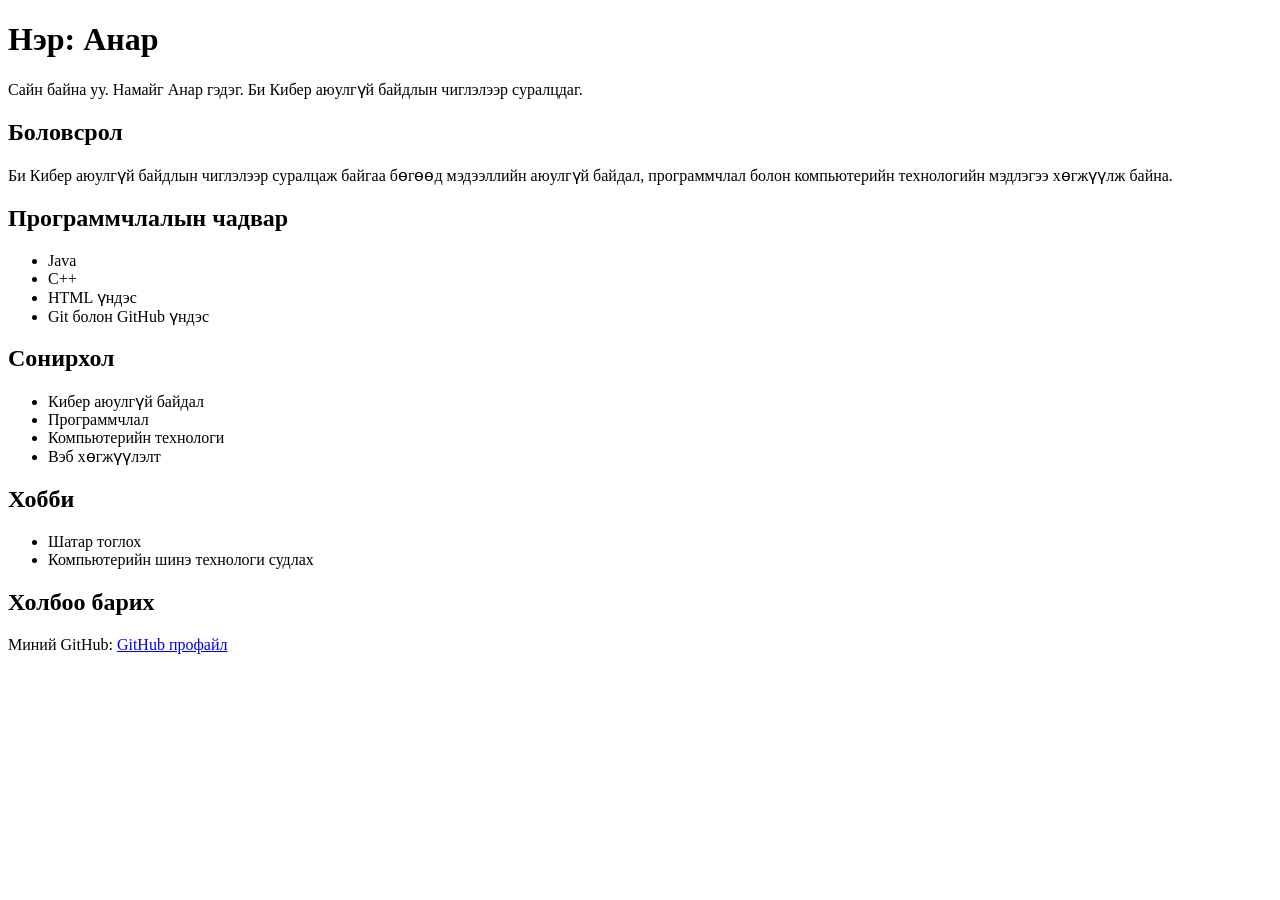
<file: index.html>
<!DOCTYPE html>
<html lang="mn">
<head>
  <meta charset="UTF-8">
  <meta name="viewport" content="width=device-width, initial-scale=1.0">
  <title>Анар - Товч CV</title>
</head>

<body>

  <h1>Нэр: Анар</h1>

  <p>
    Сайн байна уу. Намайг Анар гэдэг. Би Кибер аюулгүй байдлын чиглэлээр суралцдаг.
  </p>

  <h2>Боловсрол</h2>

  <p>
    Би Кибер аюулгүй байдлын чиглэлээр суралцаж байгаа бөгөөд
    мэдээллийн аюулгүй байдал, программчлал болон компьютерийн
    технологийн мэдлэгээ хөгжүүлж байна.
  </p>

  <h2>Программчлалын чадвар</h2>

  <ul>
    <li>Java</li>
    <li>C++</li>
    <li>HTML үндэс</li>
    <li>Git болон GitHub үндэс</li>
  </ul>

  <h2>Сонирхол</h2>

  <ul>
    <li>Кибер аюулгүй байдал</li>
    <li>Программчлал</li>
    <li>Компьютерийн технологи</li>
    <li>Вэб хөгжүүлэлт</li>
  </ul>

  <h2>Хобби</h2>

  <ul>
    <li>Шатар тоглох</li>
    <li>Компьютерийн шинэ технологи судлах</li>
  </ul>

  <h2>Холбоо барих</h2>

  <p>
    Миний GitHub:
    <a href="https://github.com/Doge485" target="_blank">
      GitHub профайл
    </a>
  </p>

</body>
</html>
</file>
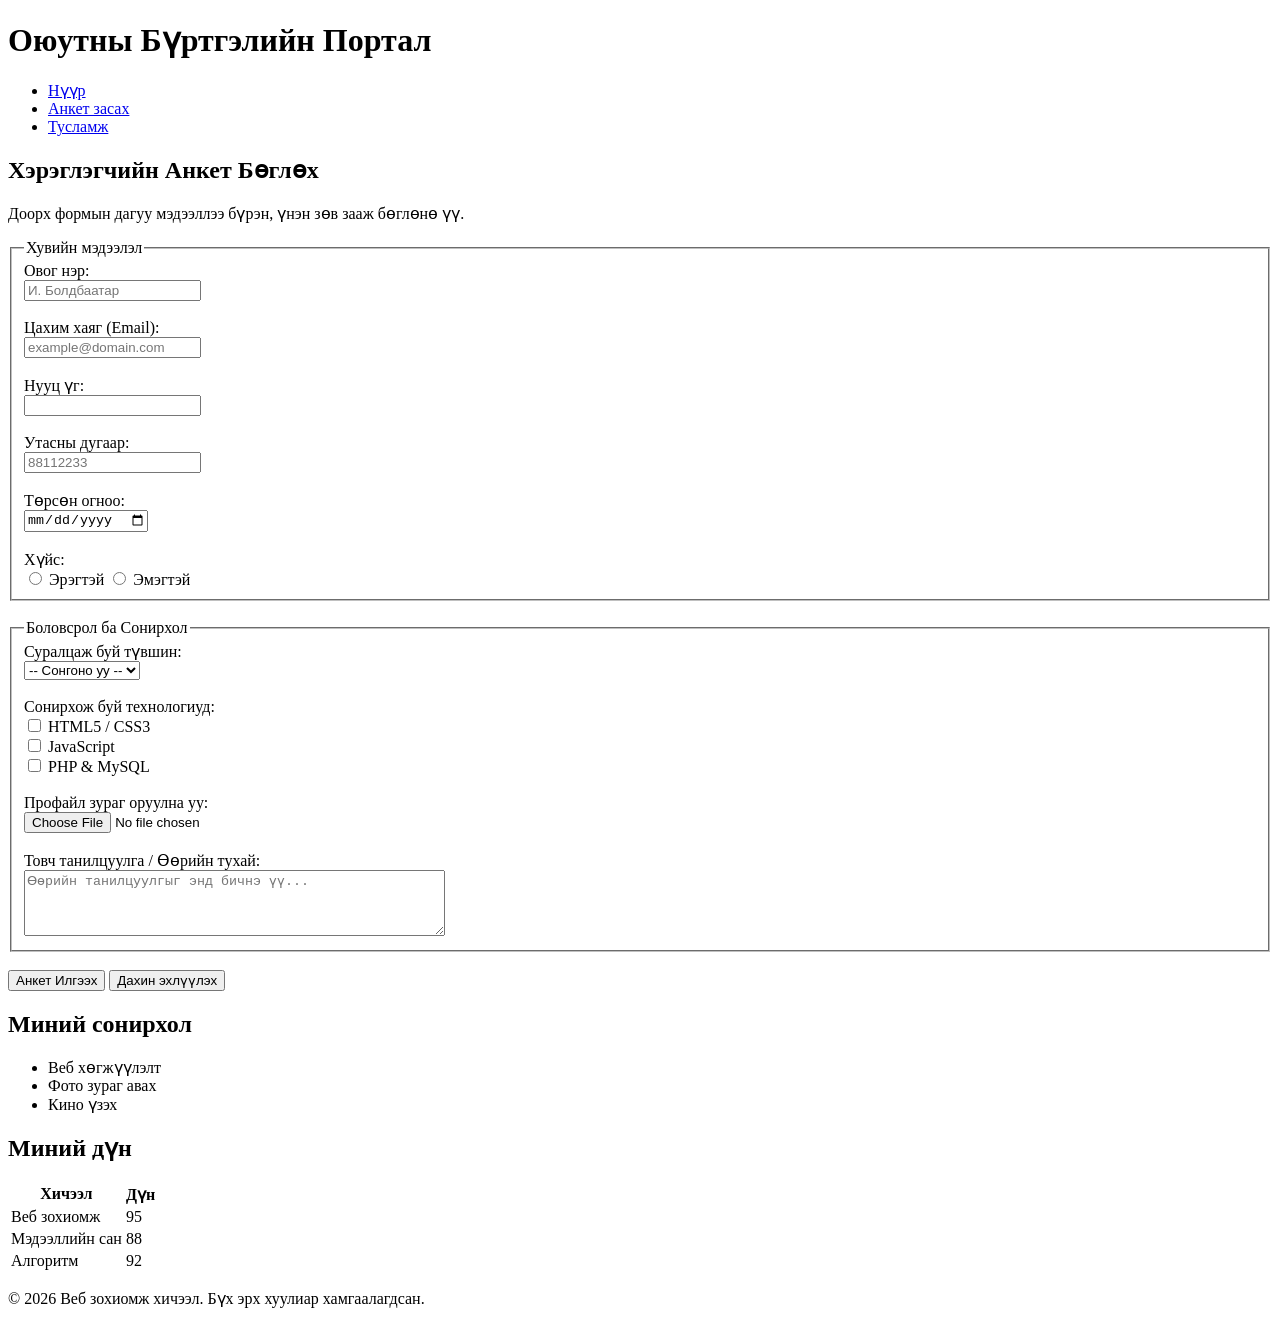
<file: lab02/index.html>
<!DOCTYPE html>
<html lang="mn">
<head>
  <meta charset="UTF-8">
  <meta name="viewport" content="width=device-width, initial-scale=1.0">
  <title>Лаборатори 02: Хэрэглэгчийн анкет</title>
</head>
<body>
  <!-- Вэбийн толгой хэсэг -->
  <header>
    <h1>Оюутны Бүртгэлийн Портал</h1>
    <!-- Навигацийн цэс -->
    <nav>
      <ul>
        <li><a href="../index.html">Нүүр</a></li>
        <li><a href="#">Анкет засах</a></li>
        <li><a href="#">Тусламж</a></li>
      </ul>
    </nav>
  </header>

  <!-- Үндсэн контент -->
  <main>
    <article>
      <section>
        <h2>Хэрэглэгчийн Анкет Бөглөх</h2>
        <p>Доорх формын дагуу мэдээллээ бүрэн, үнэн зөв зааж бөглөнө үү.</p>

        <form action="#" method="POST" enctype="multipart/form-data">
          <!-- 1-р бүлэг: Хувийн мэдээлэл -->
          <fieldset>
            <legend>Хувийн мэдээлэл</legend>

            <label for="fullname">Овог нэр:</label><br>
            <input type="text" id="fullname" name="fullname" placeholder="И. Болдбаатар" required minlength="2"><br><br>

            <label for="email">Цахим хаяг (Email):</label><br>
            <input type="email" id="email" name="email" placeholder="example@domain.com" required><br><br>

            <label for="password">Нууц үг:</label><br>
            <input type="password" id="password" name="password" required minlength="6"><br><br>

            <label for="phone">Утасны дугаар:</label><br>
            <input type="tel" id="phone" name="phone" pattern="[0-9]{8}" placeholder="88112233" required><br><br>

            <label for="dob">Төрсөн огноо:</label><br>
            <input type="date" id="dob" name="dob" required><br><br>

            <label>Хүйс:</label><br>
            <input type="radio" id="male" name="gender" value="male">
            <label for="male">Эрэгтэй</label>
            <input type="radio" id="female" name="gender" value="female">
            <label for="female">Эмэгтэй</label><br>
          </fieldset>

          <br>

          <!-- 2-р бүлэг: Мэргэжил ба Сургалтын мэдээлэл -->
          <fieldset>
            <legend>Боловсрол ба Сонирхол</legend>

            <label for="degree">Суралцаж буй түвшин:</label><br>
            <select id="degree" name="degree" required>
              <option value="">-- Сонгоно уу --</option>
              <option value="bachelor">Бакалавр</option>
              <option value="master">Магистр</option>
              <option value="doctor">Докторант</option>
            </select><br><br>

            <label>Сонирхож буй технологиуд:</label><br>
            <input type="checkbox" id="html" name="skills" value="HTML">
            <label for="html">HTML5 / CSS3</label><br>
            <input type="checkbox" id="js" name="skills" value="JavaScript">
            <label for="js">JavaScript</label><br>
            <input type="checkbox" id="php" name="skills" value="PHP">
            <label for="php">PHP &amp; MySQL</label><br><br>

            <label for="avatar">Профайл зураг оруулна уу:</label><br>
            <input type="file" id="avatar" name="avatar" accept="image/*"><br><br>

            <label for="bio">Товч танилцуулга / Өөрийн тухай:</label><br>
            <textarea id="bio" name="bio" rows="4" cols="50" placeholder="Өөрийн танилцуулгыг энд бичнэ үү..."></textarea><br>
          </fieldset>

          <br>

          <!-- Илгээх ба Арилгах товчлуурууд -->
          <button type="submit">Анкет Илгээх</button>
          <button type="reset">Дахин эхлүүлэх</button>
        </form>
      </section>
    </article>

    <!-- Сонирхлын жагсаалт -->
    <section>
      <h2>Миний сонирхол</h2>
      <ul>
        <li>Веб хөгжүүлэлт</li>
        <li>Фото зураг авах</li>
        <li>Кино үзэх</li>
      </ul>
    </section>

    <!-- Дүнгийн хүснэгт -->
    <section>
      <h2>Миний дүн</h2>
      <table>
        <thead>
          <tr>
            <th>Хичээл</th>
            <th>Дүн</th>
          </tr>
        </thead>
        <tbody>
          <tr>
            <td>Веб зохиомж</td>
            <td>95</td>
          </tr>
          <tr>
            <td>Мэдээллийн сан</td>
            <td>88</td>
          </tr>
          <tr>
            <td>Алгоритм</td>
            <td>92</td>
          </tr>
        </tbody>
      </table>
    </section>
  </main>

  <!-- Хөл хэсэг -->
  <footer>
    <p>&copy; 2026 Веб зохиомж хичээл. Бүх эрх хуулиар хамгаалагдсан.</p>
  </footer>
</body>
</html>
</file>
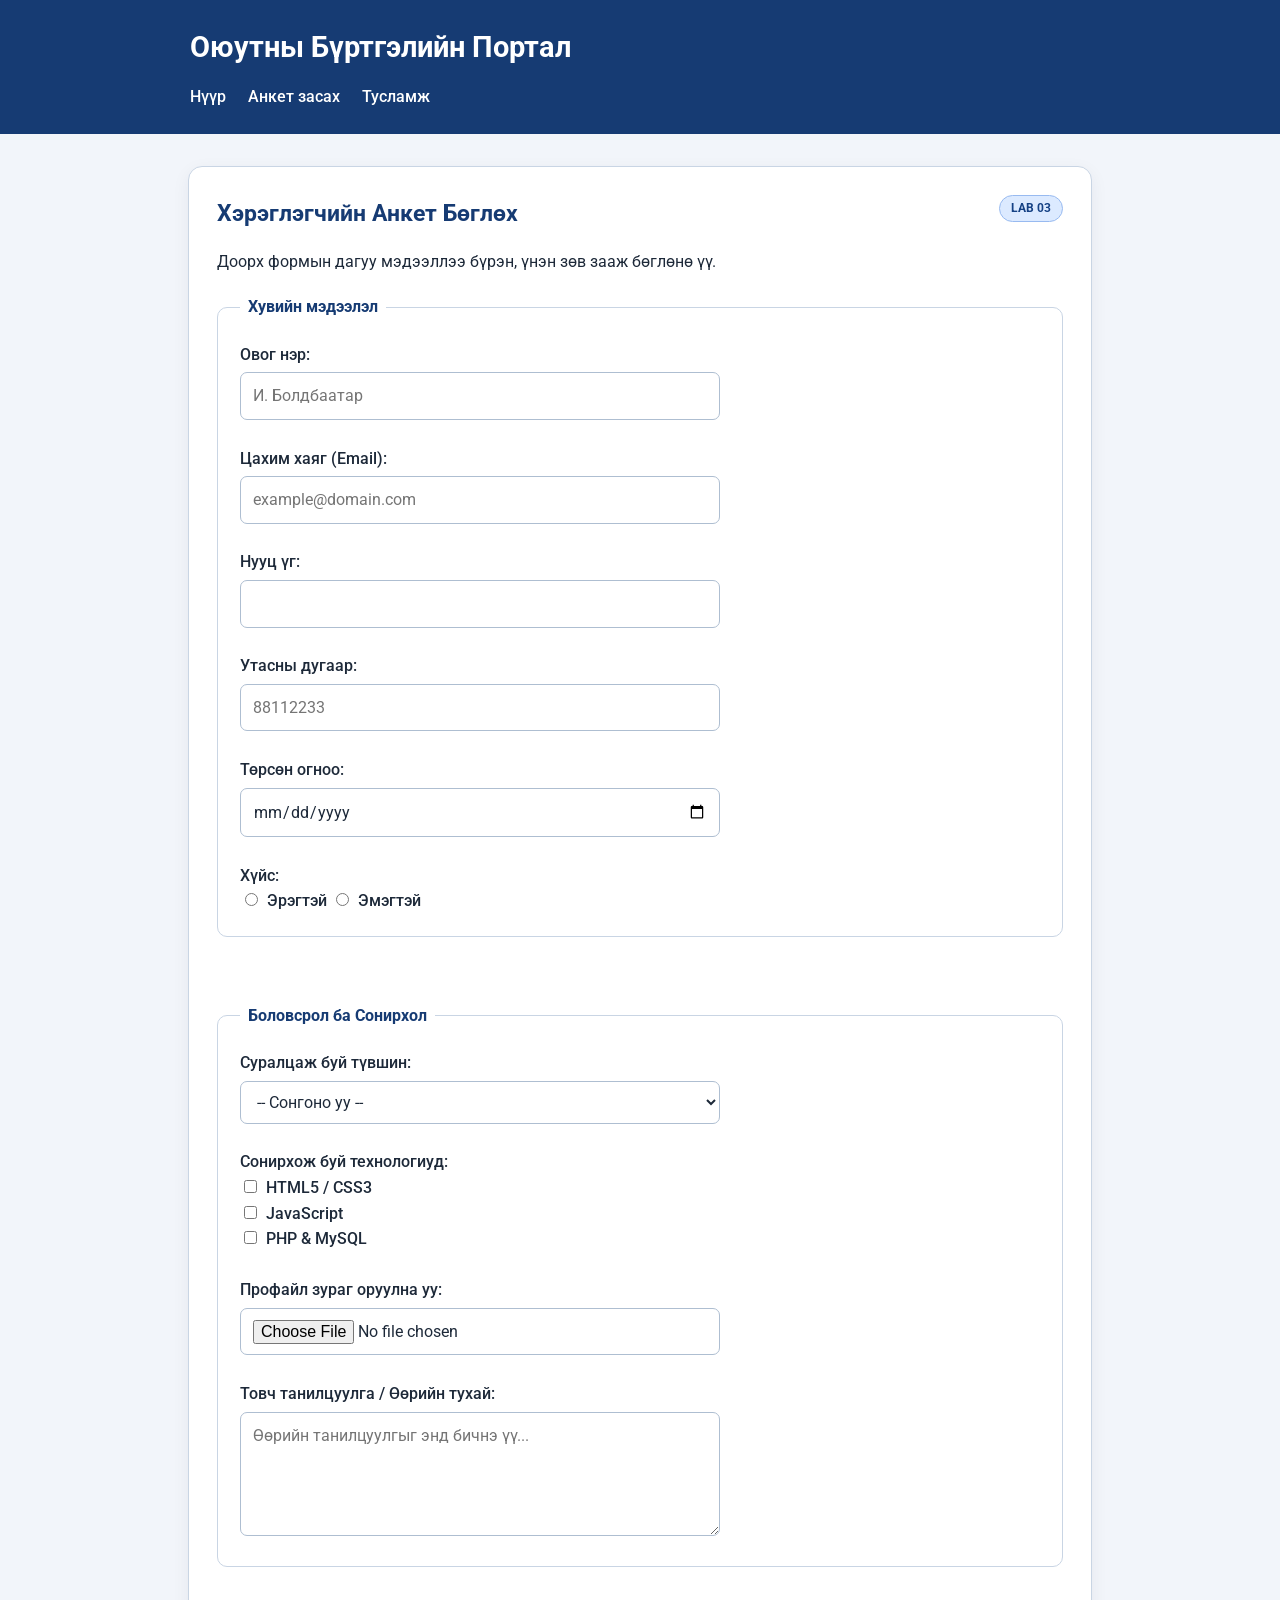
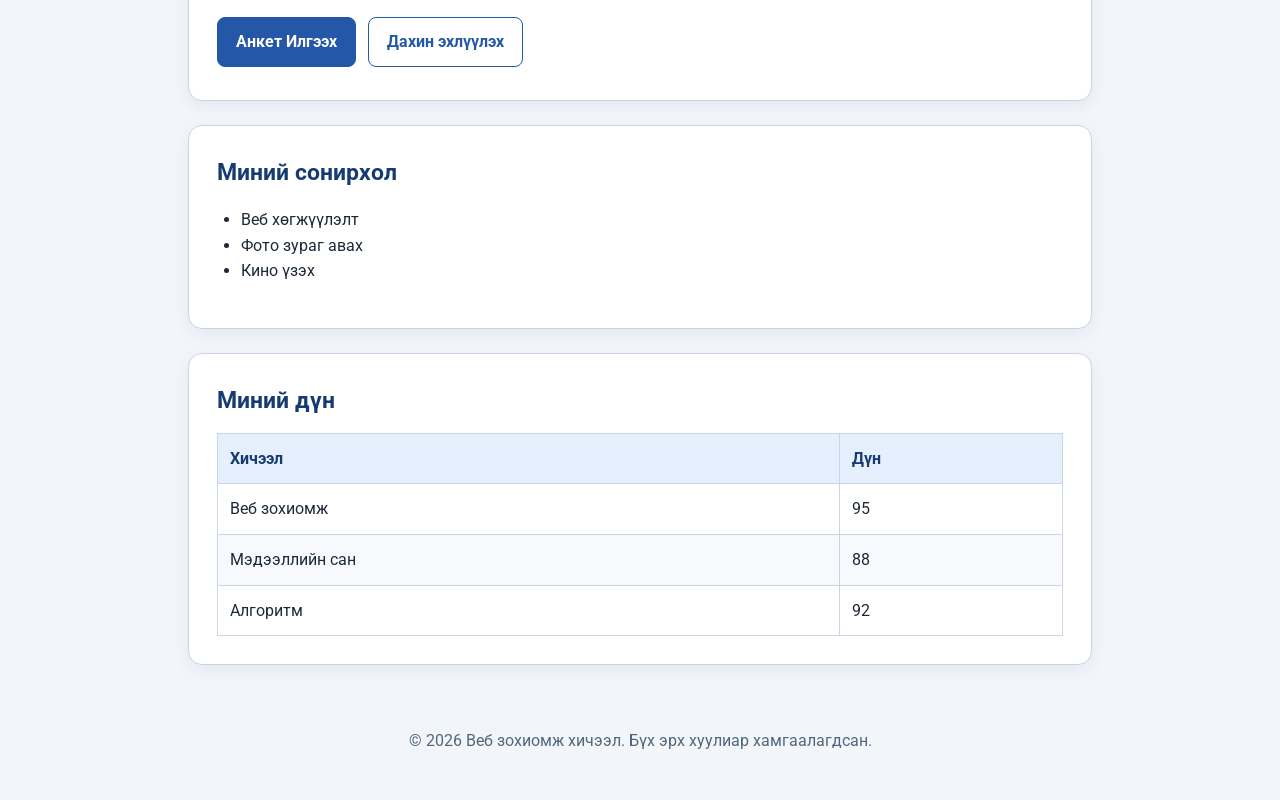
<file: lab03/index.html>
<!DOCTYPE html>
<html lang="mn">
<head>
  <meta charset="UTF-8">
  <meta name="viewport" content="width=device-width, initial-scale=1.0">
  <title>Лаборатори 03: CSS3 бүртгэлийн анкет</title>
  <!-- External CSS болон Google Fonts -->
  <link rel="preconnect" href="https://fonts.googleapis.com">
  <link rel="preconnect" href="https://fonts.gstatic.com" crossorigin>
  <link href="https://fonts.googleapis.com/css2?family=Roboto:wght@400;500;700&display=swap" rel="stylesheet">
  <link rel="stylesheet" href="style.css">
</head>
<body class="page">
  <!-- Вэбийн толгой хэсэг -->
  <header class="site-header">
    <h1 class="site-title">Оюутны Бүртгэлийн Портал</h1>
    <!-- Навигацийн цэс -->
    <nav class="site-nav" aria-label="Үндсэн цэс">
      <ul>
        <li><a href="../index.html">Нүүр</a></li>
        <li><a href="#">Анкет засах</a></li>
        <li><a href="#">Тусламж</a></li>
      </ul>
    </nav>
  </header>

  <!-- Үндсэн контент -->
  <main class="container">
    <article class="form-card">
      <section class="form-section">
        <div class="heading-wrap">
          <h2 class="section-heading">Хэрэглэгчийн Анкет Бөглөх</h2>
          <span class="new-badge">LAB 03</span>
        </div>
        <p>Доорх формын дагуу мэдээллээ бүрэн, үнэн зөв зааж бөглөнө үү.</p>

        <form class="registration-form" action="#" method="POST" enctype="multipart/form-data">
          <!-- 1-р бүлэг: Хувийн мэдээлэл -->
          <fieldset class="form-group">
            <legend class="group-title">Хувийн мэдээлэл</legend>

            <label for="fullname">Овог нэр:</label><br>
            <input class="field-input" type="text" id="fullname" name="fullname" placeholder="И. Болдбаатар" required minlength="2"><br><br>

            <label for="email">Цахим хаяг (Email):</label><br>
            <input class="field-input" type="email" id="email" name="email" placeholder="example@domain.com" required><br><br>

            <label for="password">Нууц үг:</label><br>
            <input class="field-input" type="password" id="password" name="password" required minlength="6"><br><br>

            <label for="phone">Утасны дугаар:</label><br>
            <input class="field-input" type="tel" id="phone" name="phone" pattern="[0-9]{8}" placeholder="88112233" required><br><br>

            <label for="dob">Төрсөн огноо:</label><br>
            <input class="field-input" type="date" id="dob" name="dob" required><br><br>

            <label>Хүйс:</label><br>
            <input type="radio" id="male" name="gender" value="male">
            <label for="male">Эрэгтэй</label>
            <input type="radio" id="female" name="gender" value="female">
            <label for="female">Эмэгтэй</label><br>
          </fieldset>

          <br>

          <!-- 2-р бүлэг: Мэргэжил ба Сургалтын мэдээлэл -->
          <fieldset class="form-group">
            <legend class="group-title">Боловсрол ба Сонирхол</legend>

            <label for="degree">Суралцаж буй түвшин:</label><br>
            <select class="field-input" id="degree" name="degree" required>
              <option value="">-- Сонгоно уу --</option>
              <option value="bachelor">Бакалавр</option>
              <option value="master">Магистр</option>
              <option value="doctor">Докторант</option>
            </select><br><br>

            <label>Сонирхож буй технологиуд:</label><br>
            <input type="checkbox" id="html" name="skills" value="HTML">
            <label for="html">HTML5 / CSS3</label><br>
            <input type="checkbox" id="js" name="skills" value="JavaScript">
            <label for="js">JavaScript</label><br>
            <input type="checkbox" id="php" name="skills" value="PHP">
            <label for="php">PHP &amp; MySQL</label><br><br>

            <label for="avatar">Профайл зураг оруулна уу:</label><br>
            <input class="field-input" type="file" id="avatar" name="avatar" accept="image/*"><br><br>

            <label for="bio">Товч танилцуулга / Өөрийн тухай:</label><br>
            <textarea class="field-input" id="bio" name="bio" rows="4" cols="50" placeholder="Өөрийн танилцуулгыг энд бичнэ үү..."></textarea><br>
          </fieldset>

          <br>

          <!-- Илгээх ба Арилгах товчлуурууд -->
          <button class="btn btn-primary" type="submit">Анкет Илгээх</button>
          <button class="btn btn-secondary" type="reset">Дахин эхлүүлэх</button>
        </form>
      </section>
    </article>

    <!-- Сонирхлын жагсаалт -->
    <section class="content-card">
      <h2 class="section-heading">Миний сонирхол</h2>
      <ul>
        <li>Веб хөгжүүлэлт</li>
        <li>Фото зураг авах</li>
        <li>Кино үзэх</li>
      </ul>
    </section>

    <!-- Дүнгийн хүснэгт -->
    <section class="content-card">
      <h2 class="section-heading">Миний дүн</h2>
      <table class="grades-table">
        <thead>
          <tr>
            <th>Хичээл</th>
            <th>Дүн</th>
          </tr>
        </thead>
        <tbody>
          <tr>
            <td>Веб зохиомж</td>
            <td>95</td>
          </tr>
          <tr>
            <td>Мэдээллийн сан</td>
            <td>88</td>
          </tr>
          <tr>
            <td>Алгоритм</td>
            <td>92</td>
          </tr>
        </tbody>
      </table>
    </section>
  </main>

  <!-- Хөл хэсэг -->
  <footer class="site-footer">
    <p>&copy; 2026 Веб зохиомж хичээл. Бүх эрх хуулиар хамгаалагдсан.</p>
  </footer>
</body>
</html>
</file>
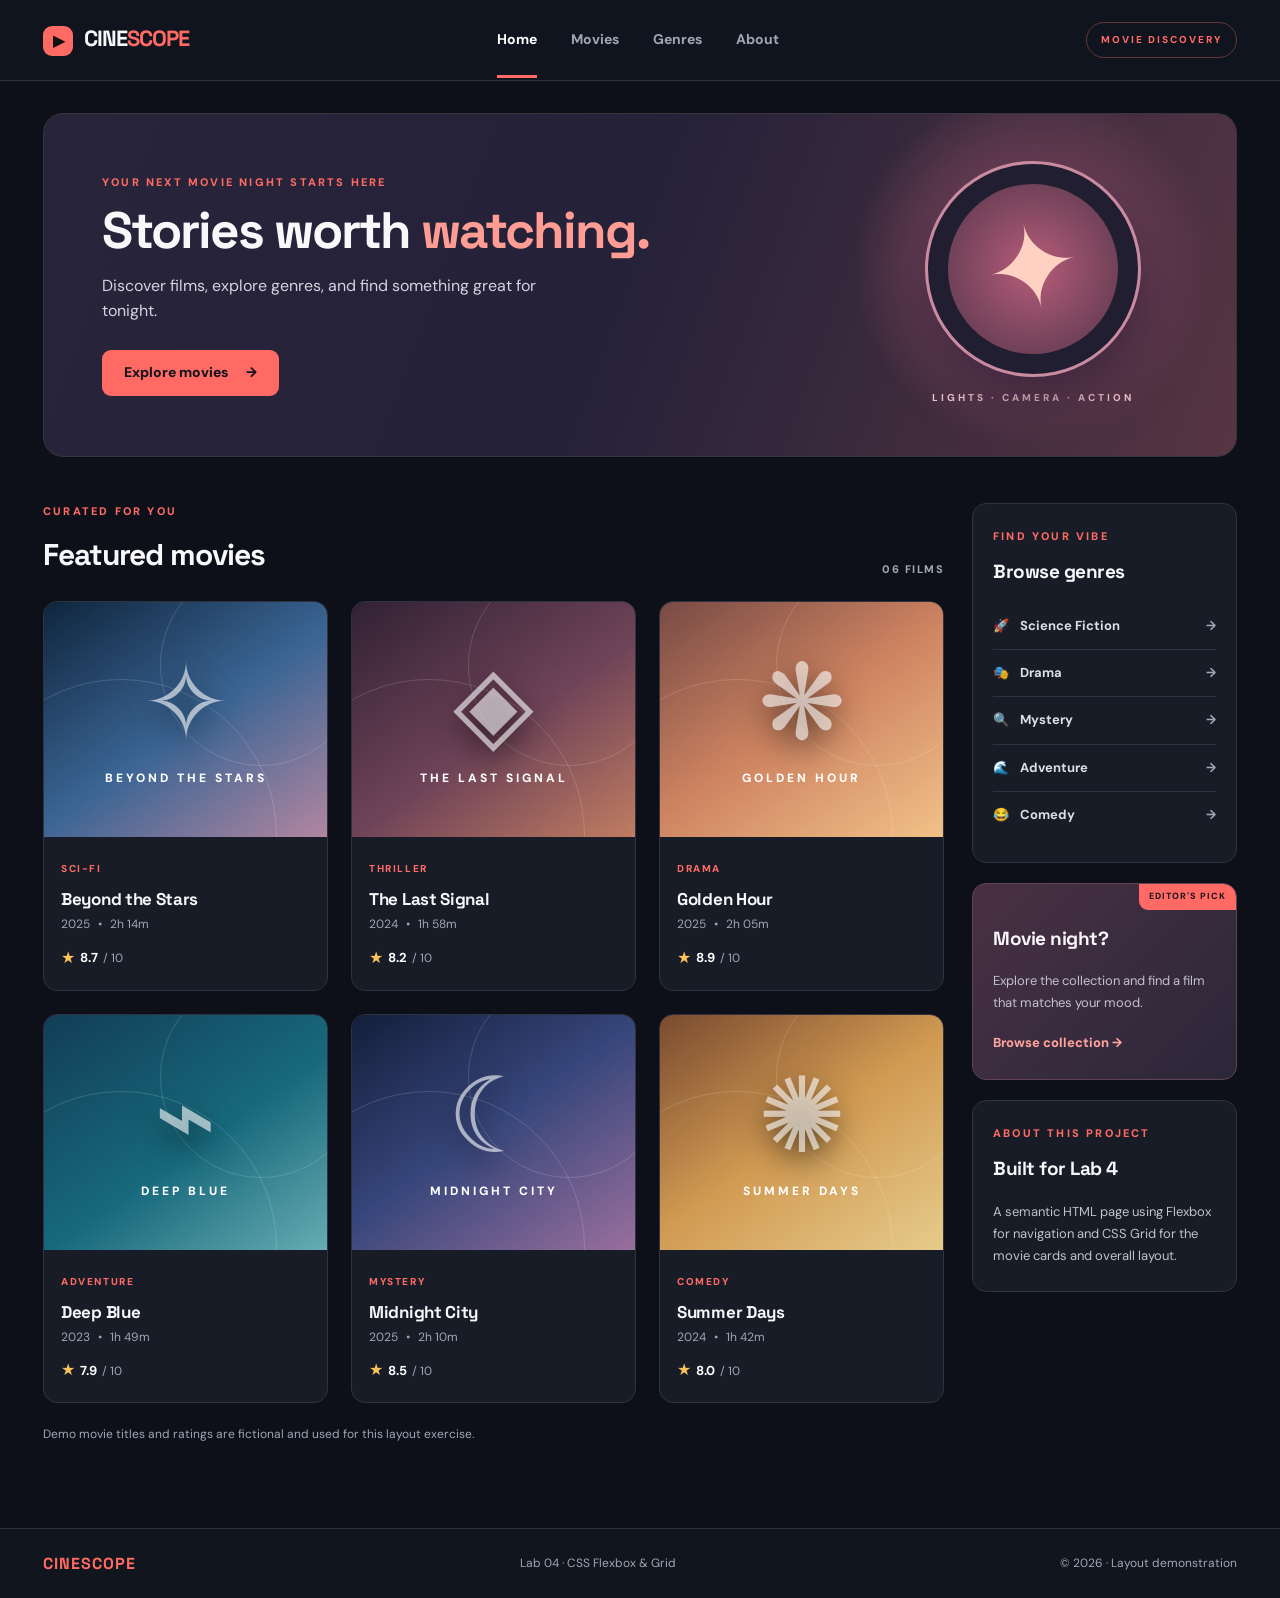
<file: lab04/index.html>
<!DOCTYPE html>
<html lang="en">
<head>
  <meta charset="UTF-8">
  <meta name="viewport" content="width=device-width, initial-scale=1.0">
  <meta name="description" content="CineScope — a movie discovery layout built with CSS Flexbox and Grid.">
  <title>CineScope | Movie Discovery</title>
  <link rel="stylesheet" href="style.css">
</head>
<body>
  <header class="site-header">
    <div class="header-inner">
      <a class="brand" href="#home" aria-label="CineScope home"><span class="brand-mark">▶</span> CINE<span>SCOPE</span></a>
      <nav class="main-nav" aria-label="Main navigation">
        <a class="active" href="#home">Home</a>
        <a href="#movies">Movies</a>
        <a href="#genres">Genres</a>
        <a href="#about">About</a>
      </nav>
      <span class="header-tag">MOVIE DISCOVERY</span>
    </div>
  </header>

  <main id="home" class="page-container">
    <section class="hero" aria-labelledby="hero-heading">
      <div class="hero-content">
        <p class="eyebrow">YOUR NEXT MOVIE NIGHT STARTS HERE</p>
        <h1 id="hero-heading">Stories worth <em>watching.</em></h1>
        <p>Discover films, explore genres, and find something great for tonight.</p>
        <a class="primary-button" href="#movies">Explore movies <span aria-hidden="true">→</span></a>
      </div>
      <div class="hero-art" aria-hidden="true">
        <div class="film-reel">✦</div>
        <div class="hero-art-label">LIGHTS · CAMERA · ACTION</div>
      </div>
    </section>

    <div class="content-layout">
      <section id="movies" class="movie-section" aria-labelledby="movies-heading">
        <div class="section-heading">
          <div>
            <p class="eyebrow">CURATED FOR YOU</p>
            <h2 id="movies-heading">Featured movies</h2>
          </div>
          <span class="count">06 FILMS</span>
        </div>

        <div class="movie-grid">
          <article class="movie-card">
            <div class="poster poster-one"><span class="poster-symbol">✧</span><span class="poster-caption">BEYOND THE STARS</span></div>
            <div class="movie-info"><span class="genre">SCI-FI</span><h3>Beyond the Stars</h3><p>2025 <span>•</span> 2h 14m</p><div class="rating">★ <strong>8.7</strong><span>/ 10</span></div></div>
          </article>
          <article class="movie-card">
            <div class="poster poster-two"><span class="poster-symbol">◈</span><span class="poster-caption">THE LAST SIGNAL</span></div>
            <div class="movie-info"><span class="genre">THRILLER</span><h3>The Last Signal</h3><p>2024 <span>•</span> 1h 58m</p><div class="rating">★ <strong>8.2</strong><span>/ 10</span></div></div>
          </article>
          <article class="movie-card">
            <div class="poster poster-three"><span class="poster-symbol">❋</span><span class="poster-caption">GOLDEN HOUR</span></div>
            <div class="movie-info"><span class="genre">DRAMA</span><h3>Golden Hour</h3><p>2025 <span>•</span> 2h 05m</p><div class="rating">★ <strong>8.9</strong><span>/ 10</span></div></div>
          </article>
          <article class="movie-card">
            <div class="poster poster-four"><span class="poster-symbol">⌁</span><span class="poster-caption">DEEP BLUE</span></div>
            <div class="movie-info"><span class="genre">ADVENTURE</span><h3>Deep Blue</h3><p>2023 <span>•</span> 1h 49m</p><div class="rating">★ <strong>7.9</strong><span>/ 10</span></div></div>
          </article>
          <article class="movie-card">
            <div class="poster poster-five"><span class="poster-symbol">☾</span><span class="poster-caption">MIDNIGHT CITY</span></div>
            <div class="movie-info"><span class="genre">MYSTERY</span><h3>Midnight City</h3><p>2025 <span>•</span> 2h 10m</p><div class="rating">★ <strong>8.5</strong><span>/ 10</span></div></div>
          </article>
          <article class="movie-card">
            <div class="poster poster-six"><span class="poster-symbol">✺</span><span class="poster-caption">SUMMER DAYS</span></div>
            <div class="movie-info"><span class="genre">COMEDY</span><h3>Summer Days</h3><p>2024 <span>•</span> 1h 42m</p><div class="rating">★ <strong>8.0</strong><span>/ 10</span></div></div>
          </article>
        </div>
        <p class="demo-note">Demo movie titles and ratings are fictional and used for this layout exercise.</p>
      </section>

      <aside class="sidebar" id="genres" aria-label="Movie sidebar">
        <section class="sidebar-box">
          <p class="eyebrow">FIND YOUR VIBE</p>
          <h2>Browse genres</h2>
          <ul class="genre-list">
            <li><a href="#movies"><span>🚀</span> Science Fiction <span class="chevron">→</span></a></li>
            <li><a href="#movies"><span>🎭</span> Drama <span class="chevron">→</span></a></li>
            <li><a href="#movies"><span>🔍</span> Mystery <span class="chevron">→</span></a></li>
            <li><a href="#movies"><span>🌊</span> Adventure <span class="chevron">→</span></a></li>
            <li><a href="#movies"><span>😂</span> Comedy <span class="chevron">→</span></a></li>
          </ul>
        </section>
        <section class="sidebar-box pick-box">
          <span class="pick-badge">EDITOR'S PICK</span>
          <h2>Movie night?</h2>
          <p>Explore the collection and find a film that matches your mood.</p>
          <a href="#movies">Browse collection →</a>
        </section>
        <section class="sidebar-box" id="about">
          <p class="eyebrow">ABOUT THIS PROJECT</p>
          <h2>Built for Lab 4</h2>
          <p class="about-text">A semantic HTML page using Flexbox for navigation and CSS Grid for the movie cards and overall layout.</p>
        </section>
      </aside>
    </div>
  </main>

  <footer class="site-footer">
    <div class="footer-inner"><span class="footer-brand">CINESCOPE</span><span>Lab 04 · CSS Flexbox & Grid</span><span>© 2026 · Layout demonstration</span></div>
  </footer>
</body>
</html>
</file>
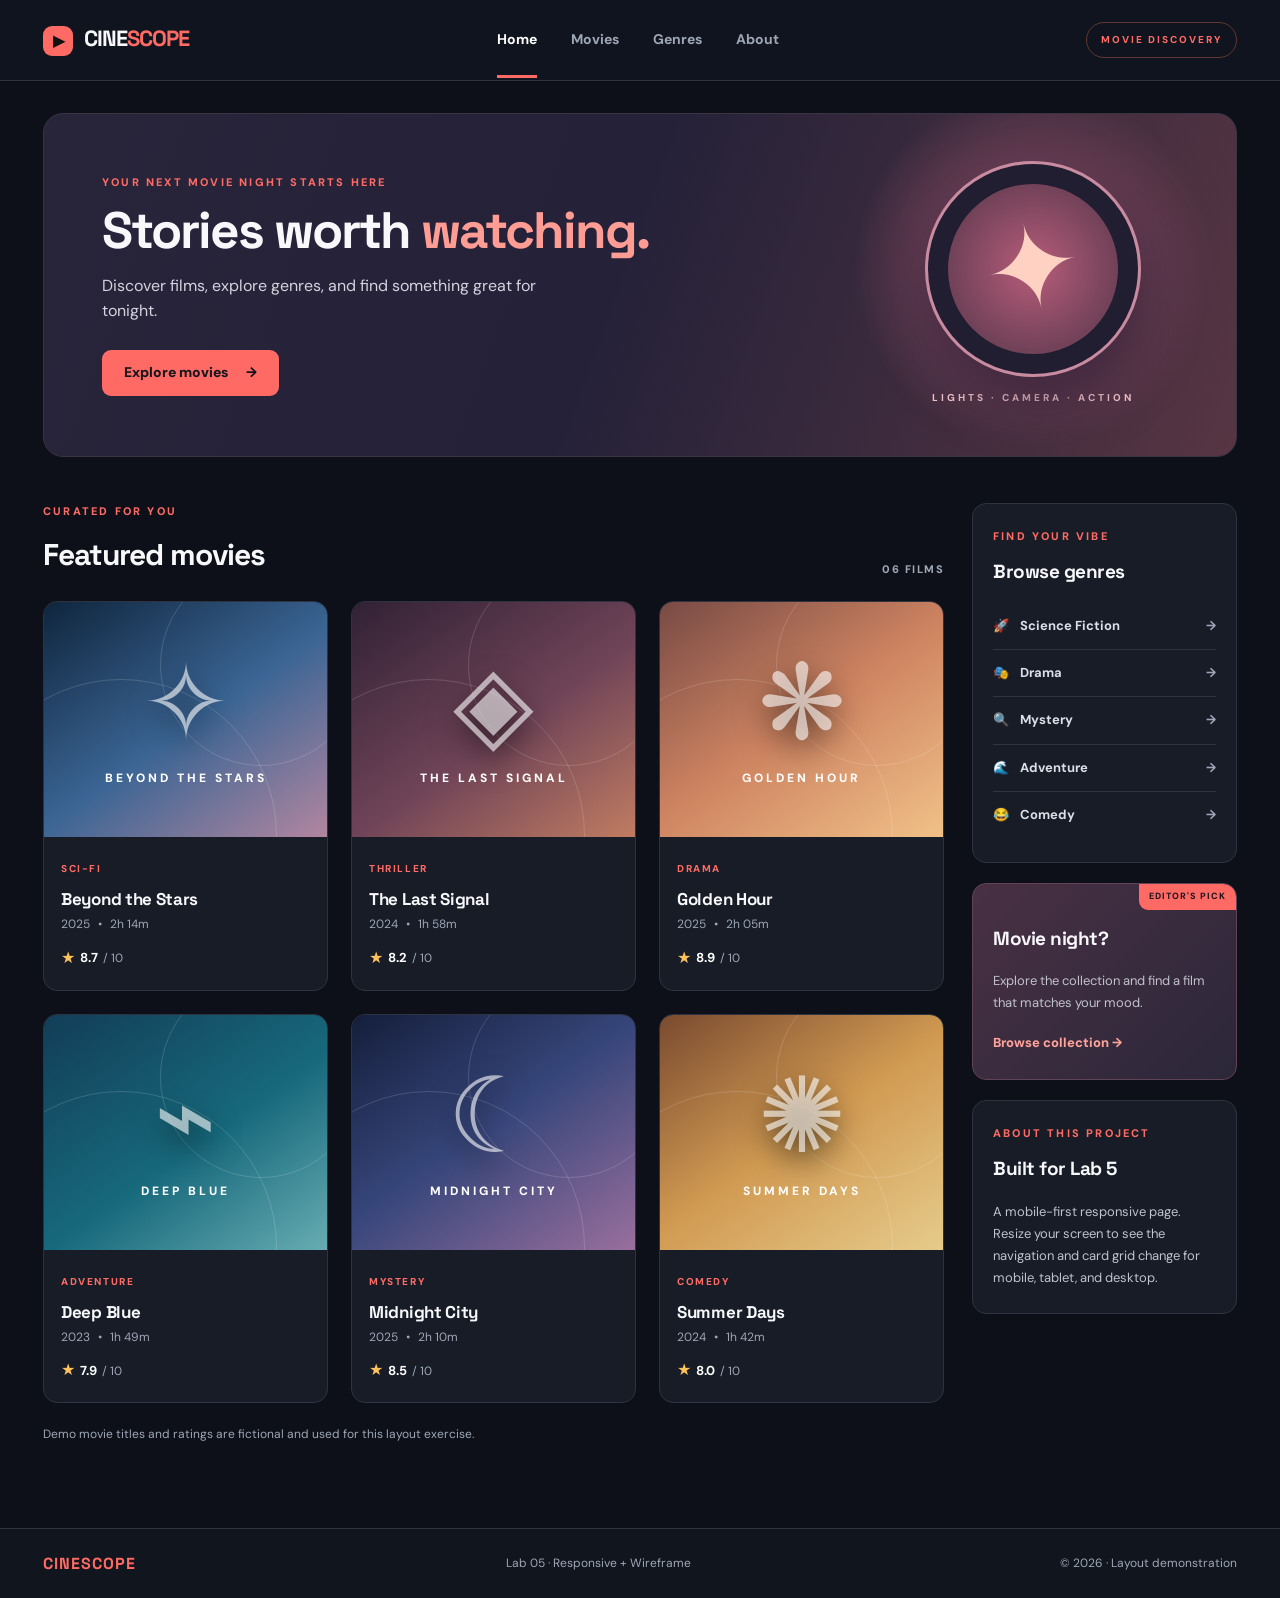
<file: lab05/index.html>
<!DOCTYPE html>
<html lang="en">
<head>
  <meta charset="UTF-8">
  <meta name="viewport" content="width=device-width, initial-scale=1.0">
  <meta name="description" content="CineScope — responsive movie discovery with mobile-first CSS.">
  <title>CineScope | Responsive Movie Discovery — Lab 5</title>
  <link rel="stylesheet" href="style.css">
</head>
<body>
  <header class="site-header">
    <div class="header-inner">
      <a class="brand" href="#home" aria-label="CineScope home"><span class="brand-mark">▶</span> CINE<span>SCOPE</span></a>
      <nav class="main-nav" aria-label="Desktop navigation">
        <a class="active" href="#home">Home</a>
        <a href="#movies">Movies</a>
        <a href="#genres">Genres</a>
        <a href="#about">About</a>
      </nav>
      <details class="mobile-menu">
        <summary aria-label="Open navigation menu">☰ <span>Menu</span></summary>
        <nav aria-label="Mobile navigation">
          <a href="#home">Home</a>
          <a href="#movies">Movies</a>
          <a href="#genres">Genres</a>
          <a href="#about">About</a>
        </nav>
      </details>
      <span class="header-tag">MOVIE DISCOVERY</span>
    </div>
  </header>

  <main id="home" class="page-container">
    <section class="hero" aria-labelledby="hero-heading">
      <div class="hero-content">
        <p class="eyebrow">YOUR NEXT MOVIE NIGHT STARTS HERE</p>
        <h1 id="hero-heading">Stories worth <em>watching.</em></h1>
        <p>Discover films, explore genres, and find something great for tonight.</p>
        <a class="primary-button" href="#movies">Explore movies <span aria-hidden="true">→</span></a>
      </div>
      <div class="hero-art" aria-hidden="true">
        <div class="film-reel">✦</div>
        <div class="hero-art-label">LIGHTS · CAMERA · ACTION</div>
      </div>
    </section>

    <div class="content-layout">
      <section id="movies" class="movie-section" aria-labelledby="movies-heading">
        <div class="section-heading">
          <div>
            <p class="eyebrow">CURATED FOR YOU</p>
            <h2 id="movies-heading">Featured movies</h2>
          </div>
          <span class="count">06 FILMS</span>
        </div>

        <div class="movie-grid">
          <article class="movie-card">
            <div class="poster poster-one"><span class="poster-symbol">✧</span><span class="poster-caption">BEYOND THE STARS</span></div>
            <div class="movie-info"><span class="genre">SCI-FI</span><h3>Beyond the Stars</h3><p>2025 <span>•</span> 2h 14m</p><div class="rating">★ <strong>8.7</strong><span>/ 10</span></div></div>
          </article>
          <article class="movie-card">
            <div class="poster poster-two"><span class="poster-symbol">◈</span><span class="poster-caption">THE LAST SIGNAL</span></div>
            <div class="movie-info"><span class="genre">THRILLER</span><h3>The Last Signal</h3><p>2024 <span>•</span> 1h 58m</p><div class="rating">★ <strong>8.2</strong><span>/ 10</span></div></div>
          </article>
          <article class="movie-card">
            <div class="poster poster-three"><span class="poster-symbol">❋</span><span class="poster-caption">GOLDEN HOUR</span></div>
            <div class="movie-info"><span class="genre">DRAMA</span><h3>Golden Hour</h3><p>2025 <span>•</span> 2h 05m</p><div class="rating">★ <strong>8.9</strong><span>/ 10</span></div></div>
          </article>
          <article class="movie-card">
            <div class="poster poster-four"><span class="poster-symbol">⌁</span><span class="poster-caption">DEEP BLUE</span></div>
            <div class="movie-info"><span class="genre">ADVENTURE</span><h3>Deep Blue</h3><p>2023 <span>•</span> 1h 49m</p><div class="rating">★ <strong>7.9</strong><span>/ 10</span></div></div>
          </article>
          <article class="movie-card">
            <div class="poster poster-five"><span class="poster-symbol">☾</span><span class="poster-caption">MIDNIGHT CITY</span></div>
            <div class="movie-info"><span class="genre">MYSTERY</span><h3>Midnight City</h3><p>2025 <span>•</span> 2h 10m</p><div class="rating">★ <strong>8.5</strong><span>/ 10</span></div></div>
          </article>
          <article class="movie-card">
            <div class="poster poster-six"><span class="poster-symbol">✺</span><span class="poster-caption">SUMMER DAYS</span></div>
            <div class="movie-info"><span class="genre">COMEDY</span><h3>Summer Days</h3><p>2024 <span>•</span> 1h 42m</p><div class="rating">★ <strong>8.0</strong><span>/ 10</span></div></div>
          </article>
        </div>
        <p class="demo-note">Demo movie titles and ratings are fictional and used for this layout exercise.</p>
      </section>

      <aside class="sidebar" id="genres" aria-label="Movie sidebar">
        <section class="sidebar-box">
          <p class="eyebrow">FIND YOUR VIBE</p>
          <h2>Browse genres</h2>
          <ul class="genre-list">
            <li><a href="#movies"><span>🚀</span> Science Fiction <span class="chevron">→</span></a></li>
            <li><a href="#movies"><span>🎭</span> Drama <span class="chevron">→</span></a></li>
            <li><a href="#movies"><span>🔍</span> Mystery <span class="chevron">→</span></a></li>
            <li><a href="#movies"><span>🌊</span> Adventure <span class="chevron">→</span></a></li>
            <li><a href="#movies"><span>😂</span> Comedy <span class="chevron">→</span></a></li>
          </ul>
        </section>
        <section class="sidebar-box pick-box">
          <span class="pick-badge">EDITOR'S PICK</span>
          <h2>Movie night?</h2>
          <p>Explore the collection and find a film that matches your mood.</p>
          <a href="#movies">Browse collection →</a>
        </section>
        <section class="sidebar-box" id="about">
          <p class="eyebrow">ABOUT THIS PROJECT</p>
          <h2>Built for Lab 5</h2>
          <p class="about-text">A mobile-first responsive page. Resize your screen to see the navigation and card grid change for mobile, tablet, and desktop.</p>
        </section>
      </aside>
    </div>
  </main>

  <footer class="site-footer">
    <div class="footer-inner"><span class="footer-brand">CINESCOPE</span><span>Lab 05 · Responsive + Wireframe</span><span>© 2026 · Layout demonstration</span></div>
  </footer>
</body>
</html>
</file>
<file: lab03/style.css>
/* Лаборатори 03: External CSS; Lab 02-ийн HTML формыг загварчлав. */
:root { --primary: #2457a7; --primary-dark: #163b73; --surface: #ffffff; --background: #f2f5fa; --border: #c9d5e4; --text: #1d2939; }
* { box-sizing: border-box; }
body.page { margin: 0; background: var(--background); color: var(--text); font-family: "Roboto", Arial, sans-serif; line-height: 1.6; }
.site-header { background: var(--primary-dark); color: white; padding: 24px 20px; }
.site-title { max-width: 900px; margin: 0 auto 14px; font-size: 1.8rem; }
.site-nav ul { list-style: none; max-width: 900px; margin: auto; padding: 0; display: flex; flex-wrap: wrap; gap: 22px; }
.site-nav a { color: white; text-decoration: none; font-weight: 500; }
.site-nav a:hover { text-decoration: underline; }
.container { max-width: 940px; margin: 32px auto; padding: 0 18px; }
.form-card, .content-card { background: var(--surface); margin-bottom: 24px; padding: 28px; border: 1px solid var(--border); border-radius: 14px; box-shadow: 0 5px 18px rgba(12, 42, 75, 0.06); }
.section-heading { margin: 0 0 14px; color: var(--primary-dark); font-size: 1.45rem; }
/* position: relative / absolute жишээ: LAB 03 badge */
.heading-wrap { position: relative; padding-right: 95px; min-height: 38px; }
.new-badge { position: absolute; top: 0; right: 0; background: #dceaff; color: #164285; border: 1px solid #98baf0; border-radius: 16px; padding: 3px 11px; font-size: .76rem; font-weight: 700; }
.form-group { border: 1px solid var(--border); border-radius: 10px; padding: 22px; margin: 20px 0; }
.group-title { color: var(--primary-dark); font-weight: 700; padding: 0 8px; }
.registration-form label { font-weight: 500; }
.field-input { display: inline-block; width: 100%; max-width: 480px; padding: 10px 12px; margin-top: 5px; border: 1px solid #aebed1; border-radius: 7px; background: white; color: var(--text); font: inherit; }
.field-input:focus { outline: 2px solid #7fb2ff; outline-offset: 1px; border-color: var(--primary); }
input[type="radio"], input[type="checkbox"] { accent-color: var(--primary); margin-right: 5px; }
textarea.field-input { resize: vertical; }
.btn { display: inline-block; padding: 11px 18px; margin: 5px 8px 5px 0; border: 1px solid var(--primary); border-radius: 8px; cursor: pointer; font: inherit; font-weight: 700; }
.btn-primary { background: var(--primary); color: white; }
.btn-primary:hover { background: var(--primary-dark); }
.btn-secondary { background: white; color: var(--primary); }
.btn-secondary:hover { background: #e9f1ff; }
.content-card ul { padding-left: 24px; }
.grades-table { border-collapse: collapse; width: 100%; }
.grades-table th, .grades-table td { border: 1px solid var(--border); text-align: left; padding: 12px; }
.grades-table thead { background: #e5effe; color: var(--primary-dark); }
.grades-table tbody tr:nth-child(even) { background: #f7f9fd; }
.site-footer { text-align: center; padding: 15px 18px 30px; color: #52677d; }
@media (max-width: 540px) { .form-card, .content-card { padding: 17px; } .form-group { padding: 13px; } .site-title { font-size: 1.45rem; } .heading-wrap { padding-right: 0; padding-top: 35px; } .new-badge { left: 0; right: auto; } }
</file>
<file: lab04/style.css>
@import url('https://fonts.googleapis.com/css2?family=DM+Sans:wght@400;500;600;700;800&family=Space+Grotesk:wght@400;500;600;700&display=swap');

:root { --bg:#0d1018;--surface:#171c27;--surface-light:#202634;--text:#f8f8fb;--muted:#9ea7b7;--accent:#ff6b64;--border:#2d3340; }
* { box-sizing:border-box; }
html { scroll-behavior:smooth; }
body { margin:0;background:var(--bg);color:var(--text);font-family:'DM Sans',Arial,sans-serif;line-height:1.55; }
a { color:inherit;text-decoration:none; }
a:focus-visible { outline:2px solid var(--accent);outline-offset:4px; }
.site-header { background:#10141e;border-bottom:1px solid var(--border); }
.header-inner { max-width:1250px;min-height:80px;margin:auto;padding:0 28px;display:flex;align-items:center;justify-content:space-between;gap:32px; }
.brand { font:700 22px 'Space Grotesk',sans-serif;letter-spacing:-1px;white-space:nowrap; }
.brand>span:last-child { color:var(--accent); }
.brand-mark { display:inline-flex;align-items:center;justify-content:center;background:var(--accent);color:#111;width:30px;height:30px;border-radius:9px;font-size:15px;margin-right:6px; }
.main-nav { display:flex;align-items:center;justify-content:center;gap:34px; }
.main-nav a { font-size:14px;font-weight:700;color:var(--muted);padding:27px 0 24px;border-bottom:3px solid transparent; }
.main-nav a:hover,.main-nav a.active { color:white;border-bottom-color:var(--accent); }
.header-tag { font-size:10px;font-weight:800;letter-spacing:2px;color:var(--accent);border:1px solid #633733;border-radius:30px;padding:9px 14px;white-space:nowrap; }
.page-container { max-width:1250px;margin:auto;padding:32px 28px 72px; }
.hero { min-height:330px;border:1px solid #393342;border-radius:20px;overflow:hidden;display:flex;align-items:stretch;justify-content:space-between;background:linear-gradient(110deg,#28253b 0%,#242138 47%,#573543 100%);position:relative; }
.hero-content { position:relative;z-index:2;flex:1;padding:60px 58px; }
.eyebrow { font-size:11px;font-weight:800;letter-spacing:2.2px;color:var(--accent);margin:0 0 12px; }
h1,h2,h3 { font-family:'Space Grotesk',Arial,sans-serif; }
h1 { font-size:clamp(34px,4vw,54px);letter-spacing:-2px;line-height:1.08;max-width:560px;margin:0 0 16px; }
h1 em { color:#ff9c94;font-style:normal; }
.hero-content>p:not(.eyebrow) { color:#d6d3df;max-width:460px;margin-bottom:26px; }
.primary-button { display:inline-flex;align-items:center;justify-content:center;gap:18px;padding:12px 22px;background:var(--accent);color:#14141d;border-radius:9px;font-size:14px;font-weight:800; }
.primary-button:hover { background:#ff928c; }
.hero-art { flex:0 0 34%;display:flex;align-items:center;justify-content:center;flex-direction:column;position:relative;background:radial-gradient(circle at 50% 45%,#b75c79 0%,#724259 30%,transparent 65%); }
.film-reel { height:210px;width:210px;display:flex;align-items:center;justify-content:center;border:20px solid #211e31;outline:3px solid #c98ba0;border-radius:50%;color:#ffd1c2;font-size:115px;transform:rotate(-12deg);box-shadow:0 25px 55px #1c142c99; }
.hero-art-label { font-size:10px;letter-spacing:3px;font-weight:800;margin-top:16px;color:#f5c6cd; }
.content-layout { display:grid;grid-template-columns:minmax(0,1fr) 265px;align-items:start;gap:28px;margin-top:46px; }
.section-heading { display:flex;align-items:end;justify-content:space-between;gap:16px;margin-bottom:23px; }
.section-heading h2 { font-size:30px;letter-spacing:-1px;margin:0; }
.count { color:var(--muted);font-size:11px;font-weight:800;letter-spacing:1.5px; }
.movie-grid { display:grid;grid-template-columns:repeat(3,minmax(0,1fr));gap:23px; }
.movie-card { min-width:0;overflow:hidden;background:var(--surface);border:1px solid var(--border);border-radius:14px;transition:transform .2s,border-color .2s; }
.movie-card:hover { transform:translateY(-4px);border-color:#615362; }
.poster { height:235px;display:flex;align-items:center;justify-content:center;flex-direction:column;position:relative;overflow:hidden; }
.poster::before,.poster::after { content:'';position:absolute;border:1px solid #ffffff27;border-radius:50%;width:200px;height:200px;transform:translate(75px,-55px); }
.poster::after { width:310px;height:310px;transform:translate(-65px,115px); }
.poster-symbol { position:relative;z-index:1;font-family:Georgia,serif;font-size:105px;line-height:1;color:#fff9;text-shadow:0 12px 30px #0008; }
.poster-caption { position:relative;z-index:1;margin-top:13px;font-size:12px;font-weight:800;letter-spacing:3px;text-align:center;color:#fff; }
.poster-one { background:linear-gradient(145deg,#0f253d,#3b6594 52%,#b286a0); }
.poster-two { background:linear-gradient(145deg,#312135,#704458 55%,#c07c61); }
.poster-three { background:linear-gradient(145deg,#784a45,#ce8461 50%,#f1c188); }
.poster-four { background:linear-gradient(145deg,#123d57,#17697c 55%,#67acb2); }
.poster-five { background:linear-gradient(145deg,#141e3b,#37467b 48%,#996f9d); }
.poster-six { background:linear-gradient(145deg,#7a4a2f,#d19a52 50%,#e6cb8b); }
.movie-info { padding:18px 17px 19px; }
.genre { color:var(--accent);font-size:10px;font-weight:800;letter-spacing:1.6px; }
.movie-info h3 { font-size:17px;letter-spacing:-.3px;margin:6px 0 3px; }
.movie-info p { margin:0 0 12px;font-size:12px;color:var(--muted); }
.movie-info p span { margin:0 5px; }
.rating { display:flex;align-items:center;gap:5px;color:#ffc35a;font-size:16px; }
.rating strong { color:white;font-size:13px; }
.rating span { color:var(--muted);font-size:12px; }
.sidebar { display:flex;flex-direction:column;gap:20px; }
.sidebar-box { background:var(--surface);border:1px solid var(--border);border-radius:14px;padding:24px 20px; }
.sidebar-box h2 { font-size:19px;letter-spacing:-.5px;margin:0 0 17px; }
.genre-list { list-style:none;margin:0;padding:0; }
.genre-list li+li { border-top:1px solid var(--border); }
.genre-list a { display:flex;align-items:center;gap:11px;padding:13px 0;color:#dae0e8;font-size:13px;font-weight:700; }
.genre-list a:hover { color:var(--accent); }
.genre-list .chevron { margin-left:auto;color:var(--muted); }
.pick-box { position:relative;overflow:hidden;background:linear-gradient(135deg,#493044,#2b2739);border-color:#604354; }
.pick-badge { position:absolute;top:0;right:0;padding:6px 10px;border-radius:0 12px 0 9px;background:var(--accent);color:#1f1520;font-size:9px;font-weight:800;letter-spacing:1px; }
.pick-box h2 { margin-top:16px; }
.pick-box p,.about-text { font-size:13px;color:#c0c2cc;line-height:1.7;margin:0 0 16px; }
.pick-box a { color:#ffa39a;font-weight:800;font-size:13px; }
.about-text { margin-bottom:0; }
.demo-note { font-size:12px;color:var(--muted);margin-top:22px; }
.site-footer { background:#11151e;border-top:1px solid var(--border); }
.footer-inner { max-width:1250px;margin:auto;padding:24px 28px;display:flex;align-items:center;justify-content:space-between;gap:20px;flex-wrap:wrap;color:var(--muted);font-size:12px; }
.footer-brand { font:700 16px 'Space Grotesk',sans-serif;color:var(--accent);letter-spacing:1px; }
@media (max-width:1020px) { .content-layout { grid-template-columns:minmax(0,1fr) 230px;gap:20px; } .movie-grid { grid-template-columns:repeat(2,minmax(0,1fr)); } .header-tag { display:none; } }
@media (max-width:700px) { .header-inner { flex-direction:column;gap:0;padding-top:18px; } .main-nav { gap:24px; } .main-nav a { padding:13px 0 14px; } .page-container { padding:20px 16px 50px; } .hero-content { padding:37px 26px; } .hero-art { display:none; } .content-layout { grid-template-columns:1fr;gap:30px;margin-top:34px; } .movie-grid { grid-template-columns:repeat(2,minmax(0,1fr));gap:14px; } .poster { height:200px; } .sidebar { display:grid;grid-template-columns:repeat(2,minmax(0,1fr)); } .sidebar-box:last-child { grid-column:1/-1; } }
@media (max-width:460px) { .movie-grid { grid-template-columns:1fr; } .poster { height:260px; } .sidebar { grid-template-columns:1fr; } .sidebar-box:last-child { grid-column:auto; } .footer-inner { flex-direction:column;align-items:flex-start; } }
</file>
<file: lab05/style.css>
@import url('https://fonts.googleapis.com/css2?family=DM+Sans:wght@400;500;600;700;800&family=Space+Grotesk:wght@400;500;600;700&display=swap');

:root { --bg:#0d1018;--surface:#171c27;--surface-light:#202634;--text:#f8f8fb;--muted:#9ea7b7;--accent:#ff6b64;--border:#2d3340; }
* { box-sizing:border-box; }
html { scroll-behavior:smooth; }
body { margin:0;background:var(--bg);color:var(--text);font-family:'DM Sans',Arial,sans-serif;line-height:1.55; }
a { color:inherit;text-decoration:none; }
a:focus-visible { outline:2px solid var(--accent);outline-offset:4px; }
.site-header { background:#10141e;border-bottom:1px solid var(--border); }
.header-inner { max-width:1250px;min-height:68px;margin:auto;padding:12px 16px;display:flex;align-items:center;justify-content:space-between;gap:12px;position:relative; }
.brand { font:700 22px 'Space Grotesk',sans-serif;letter-spacing:-1px;white-space:nowrap; }
.brand>span:last-child { color:var(--accent); }
.brand-mark { display:inline-flex;align-items:center;justify-content:center;background:var(--accent);color:#111;width:30px;height:30px;border-radius:9px;font-size:15px;margin-right:6px; }
.main-nav { display:none;align-items:center;justify-content:center;gap:34px; }
.main-nav a { font-size:14px;font-weight:700;color:var(--muted);padding:27px 0 24px;border-bottom:3px solid transparent; }
.main-nav a:hover,.main-nav a.active { color:white;border-bottom-color:var(--accent); }
.header-tag { display:none;font-size:10px;font-weight:800;letter-spacing:2px;color:var(--accent);border:1px solid #633733;border-radius:30px;padding:9px 14px;white-space:nowrap; }
.page-container { max-width:1250px;margin:auto;padding:20px 16px 52px;min-width:0; }
.hero { min-height:330px;border:1px solid #393342;border-radius:20px;overflow:hidden;display:flex;align-items:stretch;justify-content:space-between;background:linear-gradient(110deg,#28253b 0%,#242138 47%,#573543 100%);position:relative; }
.hero-content { position:relative;z-index:2;flex:1;padding:34px 24px;min-width:0; }
.eyebrow { font-size:11px;font-weight:800;letter-spacing:2.2px;color:var(--accent);margin:0 0 12px; }
h1,h2,h3 { font-family:'Space Grotesk',Arial,sans-serif; }
h1 { font-size:clamp(34px,4vw,54px);letter-spacing:-2px;line-height:1.08;max-width:560px;margin:0 0 16px; }
h1 em { color:#ff9c94;font-style:normal; }
.hero-content>p:not(.eyebrow) { color:#d6d3df;max-width:460px;margin-bottom:26px; }
.primary-button { display:inline-flex;align-items:center;justify-content:center;gap:18px;padding:12px 22px;background:var(--accent);color:#14141d;border-radius:9px;font-size:14px;font-weight:800; }
.primary-button:hover { background:#ff928c; }
.hero-art { display:none;flex:0 0 34%;display:flex;align-items:center;justify-content:center;flex-direction:column;position:relative;background:radial-gradient(circle at 50% 45%,#b75c79 0%,#724259 30%,transparent 65%); }
.film-reel { height:210px;width:210px;display:flex;align-items:center;justify-content:center;border:20px solid #211e31;outline:3px solid #c98ba0;border-radius:50%;color:#ffd1c2;font-size:115px;transform:rotate(-12deg);box-shadow:0 25px 55px #1c142c99; }
.hero-art-label { font-size:10px;letter-spacing:3px;font-weight:800;margin-top:16px;color:#f5c6cd; }
.content-layout { display:grid;grid-template-columns:minmax(0,1fr);align-items:start;gap:28px;margin-top:32px;min-width:0; }
.section-heading { display:flex;align-items:end;justify-content:space-between;gap:16px;margin-bottom:23px; }
.section-heading h2 { font-size:30px;letter-spacing:-1px;margin:0; }
.count { color:var(--muted);font-size:11px;font-weight:800;letter-spacing:1.5px; }
.movie-grid { display:grid;grid-template-columns:minmax(0,1fr);gap:16px; }
.movie-card { min-width:0;overflow:hidden;background:var(--surface);border:1px solid var(--border);border-radius:14px;transition:transform .2s,border-color .2s; }
.movie-card:hover { transform:translateY(-4px);border-color:#615362; }
.poster { height:235px;display:flex;align-items:center;justify-content:center;flex-direction:column;position:relative;overflow:hidden; }
.poster::before,.poster::after { content:'';position:absolute;border:1px solid #ffffff27;border-radius:50%;width:200px;height:200px;transform:translate(75px,-55px); }
.poster::after { width:310px;height:310px;transform:translate(-65px,115px); }
.poster-symbol { position:relative;z-index:1;font-family:Georgia,serif;font-size:105px;line-height:1;color:#fff9;text-shadow:0 12px 30px #0008; }
.poster-caption { position:relative;z-index:1;margin-top:13px;font-size:12px;font-weight:800;letter-spacing:3px;text-align:center;color:#fff; }
.poster-one { background:linear-gradient(145deg,#0f253d,#3b6594 52%,#b286a0); }
.poster-two { background:linear-gradient(145deg,#312135,#704458 55%,#c07c61); }
.poster-three { background:linear-gradient(145deg,#784a45,#ce8461 50%,#f1c188); }
.poster-four { background:linear-gradient(145deg,#123d57,#17697c 55%,#67acb2); }
.poster-five { background:linear-gradient(145deg,#141e3b,#37467b 48%,#996f9d); }
.poster-six { background:linear-gradient(145deg,#7a4a2f,#d19a52 50%,#e6cb8b); }
.movie-info { padding:18px 17px 19px; }
.genre { color:var(--accent);font-size:10px;font-weight:800;letter-spacing:1.6px; }
.movie-info h3 { font-size:17px;letter-spacing:-.3px;margin:6px 0 3px; }
.movie-info p { margin:0 0 12px;font-size:12px;color:var(--muted); }
.movie-info p span { margin:0 5px; }
.rating { display:flex;align-items:center;gap:5px;color:#ffc35a;font-size:16px; }
.rating strong { color:white;font-size:13px; }
.rating span { color:var(--muted);font-size:12px; }
.sidebar { display:grid;grid-template-columns:minmax(0,1fr);gap:16px;min-width:0; }
.sidebar-box { background:var(--surface);border:1px solid var(--border);border-radius:14px;padding:24px 20px; }
.sidebar-box h2 { font-size:19px;letter-spacing:-.5px;margin:0 0 17px; }
.genre-list { list-style:none;margin:0;padding:0; }
.genre-list li+li { border-top:1px solid var(--border); }
.genre-list a { display:flex;align-items:center;gap:11px;padding:13px 0;color:#dae0e8;font-size:13px;font-weight:700; }
.genre-list a:hover { color:var(--accent); }
.genre-list .chevron { margin-left:auto;color:var(--muted); }
.pick-box { position:relative;overflow:hidden;background:linear-gradient(135deg,#493044,#2b2739);border-color:#604354; }
.pick-badge { position:absolute;top:0;right:0;padding:6px 10px;border-radius:0 12px 0 9px;background:var(--accent);color:#1f1520;font-size:9px;font-weight:800;letter-spacing:1px; }
.pick-box h2 { margin-top:16px; }
.pick-box p,.about-text { font-size:13px;color:#c0c2cc;line-height:1.7;margin:0 0 16px; }
.pick-box a { color:#ffa39a;font-weight:800;font-size:13px; }
.about-text { margin-bottom:0; }
.demo-note { font-size:12px;color:var(--muted);margin-top:22px; }
.site-footer { background:#11151e;border-top:1px solid var(--border); }
.footer-inner { max-width:1250px;margin:auto;padding:24px 16px;display:flex;align-items:flex-start;justify-content:space-between;gap:12px;flex-direction:column;color:var(--muted);font-size:12px; }
.footer-brand { font:700 16px 'Space Grotesk',sans-serif;color:var(--accent);letter-spacing:1px; }

/* LAB 5: MOBILE-FIRST + ACCESSIBLE MOBILE NAVIGATION */
html,body { width:100%; }
img,video,iframe { max-width:100%; }
.hero,.movie-section,.sidebar,.content-layout { min-width:0; }
h1 { overflow-wrap:break-word; }
.mobile-menu { position:relative;z-index:5; }
.mobile-menu summary { list-style:none;cursor:pointer;display:flex;align-items:center;gap:8px;background:var(--surface-light);border:1px solid var(--border);border-radius:9px;padding:9px 12px;font-weight:700;font-size:14px; }
.mobile-menu summary::-webkit-details-marker { display:none; }
.mobile-menu nav { position:absolute;right:0;top:calc(100% + 8px);width:min(245px,calc(100vw - 32px));display:flex;flex-direction:column;padding:8px;background:var(--surface);border:1px solid var(--border);border-radius:12px;box-shadow:0 12px 28px #0008; }
.mobile-menu nav a { display:block;padding:12px 14px;border-radius:6px;font-weight:700; }
.mobile-menu nav a:hover,.mobile-menu nav a:focus-visible { background:var(--surface-light);color:var(--accent); }
/* Phones under 360px: tighter type and spacing, still no sideways scroll. */
@media (max-width:359px) {
  .brand { font-size:19px; }
  .header-inner { padding-inline:12px; }
  .hero-content { padding:26px 18px; }
  h1 { font-size:32px; }
  .section-heading h2 { font-size:25px; }
}
/* Tablets: two movie columns, and two sidebar panels side by side. */
@media (min-width:600px) {
  .page-container { padding:26px 24px 65px; }
  .hero-content { padding:44px 40px; }
  .movie-grid { grid-template-columns:repeat(2,minmax(0,1fr));gap:20px; }
  .sidebar { grid-template-columns:repeat(2,minmax(0,1fr)); }
  .sidebar-box:last-child { grid-column:1/-1; }
  .footer-inner { flex-direction:row;align-items:center;flex-wrap:wrap;padding-inline:24px; }
}
/* Desktop: visible Flexbox navigation, three movie columns, right sidebar. */
@media (min-width:1000px) {
  .header-inner { min-height:80px;padding:0 28px;gap:24px; }
  .main-nav { display:flex; }
  .mobile-menu { display:none; }
  .header-tag { display:block; }
  .page-container { padding:32px 28px 72px; }
  .hero-content { padding:60px 58px; }
  .hero-art { display:flex; }
  .content-layout { grid-template-columns:minmax(0,1fr) 265px;gap:28px;margin-top:46px; }
  .movie-grid { grid-template-columns:repeat(3,minmax(0,1fr));gap:23px; }
  .sidebar { display:flex;flex-direction:column;gap:20px; }
  .sidebar-box:last-child { grid-column:auto; }
  .footer-inner { padding-inline:28px; }
}
/* Mid-size desktop: keep nav fitting without overlaps. */
@media (min-width:1000px) and (max-width:1120px) {
  .main-nav { gap:16px; }
  .header-tag { display:none; }
  .content-layout { grid-template-columns:minmax(0,1fr) 235px;gap:18px; }
  .movie-grid { gap:14px; }
}
</file>
